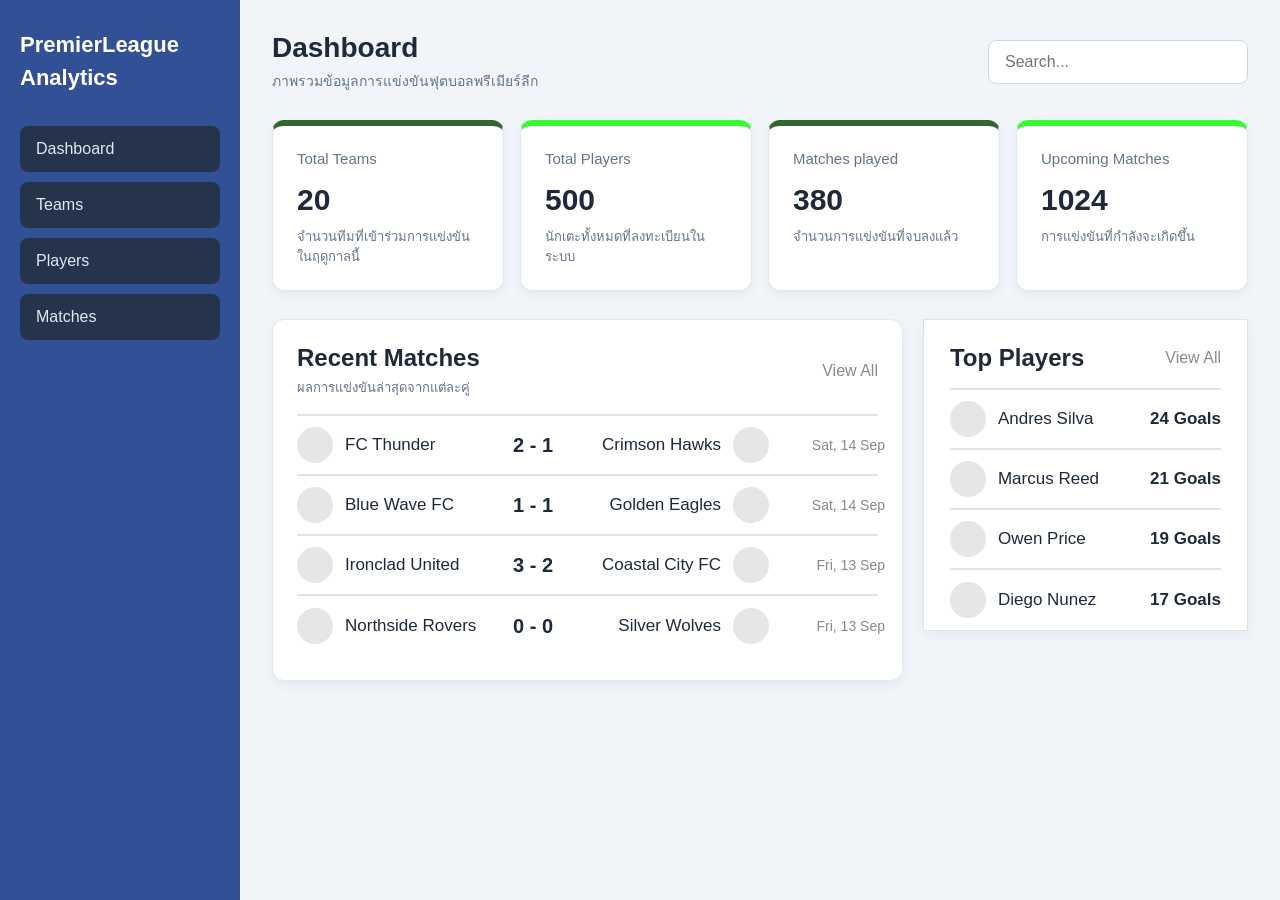
<file: index.html>
<!DOCTYPE html>
<html lang="th">
<head>
    <meta charset="UTF-8">
    <meta name="viewport" content="width=device-width, initial-scale=1.0">
    <title>PremierLeague Analytics</title>
    <link rel="stylesheet" href="style.css">
</head>
<body>
    <aside class="sidebar">
        <h2>PremierLeague Analytics</h2>
        <ul>
            <li><a href="#">Dashboard</a></li>
            <li><a href="#">Teams</a></li>
            <li><a href="#">Players</a></li>
            <li><a href="#">Matches</a></li>
        </ul>
    </aside>

    <main> 
        <header class="topbar">
            <div>
                <h1>Dashboard</h1>
                <p class="page-description">ภาพรวมข้อมูลการแข่งขันฟุตบอลพรีเมียร์ลีก</p>
            </div>
            <input type="text" placeholder="Search...">
        </header>

        <section class="content">
            <article class="card">
                <h2>Total Teams</h2>
                <p class="card-value">20</p>
                <p class="card-description">จำนวนทีมที่เข้าร่วมการแข่งขันในฤดูกาลนี้</p>
            </article>
            <article class="card">
                <h2>Total Players</h2>
                <p class="card-value">500</p>
                <p class="card-description">นักเตะทั้งหมดที่ลงทะเบียนในระบบ</p>
            </article>
            <article class="card">
                <h2>Matches played</h2>
                <p class="card-value">380</p>
                <p class="card-description">จำนวนการแข่งขันที่จบลงแล้ว</p>
            </article>
            <article class="card">
                <h2>Upcoming Matches</h2>
                <p class="card-value">1024</p>
                <p class="card-description">การแข่งขันที่กำลังจะเกิดขึ้น</p>
            </article>
        </section>

       
       
        <div class="dashboard-lower">
        <section class="recent-matches">
            <div class="matches-heading">
                <div>
                    <h2>Recent Matches</h2>
                    <p>ผลการแข่งขันล่าสุดจากแต่ละคู่</p>
                </div>
                <a href="#">View All</a>
            </div>
            <article class="match-row">
                <div class="team"><span class="team-logo"></span><span>FC Thunder</span></div>
                <strong>2 - 1</strong>
                <div class="team team-away"><span>Crimson Hawks</span><span class="team-logo"></span></div>
                <time datetime="2024-09-14">Sat, 14 Sep</time>
            </article>
            <article class="match-row">
                <div class="team"><span class="team-logo"></span><span>Blue Wave FC</span></div>
                <strong>1 - 1</strong>
                <div class="team team-away"><span>Golden Eagles</span><span class="team-logo"></span></div>
                <time datetime="2024-09-14">Sat, 14 Sep</time>
            </article>
            <article class="match-row">
                <div class="team"><span class="team-logo"></span><span>Ironclad United</span></div>
                <strong>3 - 2</strong>
                <div class="team team-away"><span>Coastal City FC</span><span class="team-logo"></span></div>
                <time datetime="2024-09-13">Fri, 13 Sep</time>
            </article>
            <article class="match-row">
                <div class="team"><span class="team-logo"></span><span>Northside Rovers</span></div>
                <strong>0 - 0</strong>
                <div class="team team-away"><span>Silver Wolves</span><span class="team-logo"></span></div>
                <time datetime="2024-09-13">Fri, 13 Sep</time>
            </article>
        </section>


        <section class="top-players">
            <div class="players-heading">
                <h2>Top Players</h2>
                <a href="#">View All</a>
            </div>
            <article class="player-row">
                <div class="player-name"><span class="player-avatar"></span><span>Andres Silva</span></div>
                <strong>24 Goals</strong>
            </article>
            <article class="player-row">
                <div class="player-name"><span class="player-avatar"></span><span>Marcus Reed</span></div>
                <strong>21 Goals</strong>
            </article>
            <article class="player-row">
                <div class="player-name"><span class="player-avatar"></span><span>Owen Price</span></div>
                <strong>19 Goals</strong>
            </article>
            <article class="player-row">
                <div class="player-name"><span class="player-avatar"></span><span>Diego Nunez</span></div>
                <strong>17 Goals</strong>
            </article>
        </section>
        </div>
    </main>
</body>
</html>
</file>
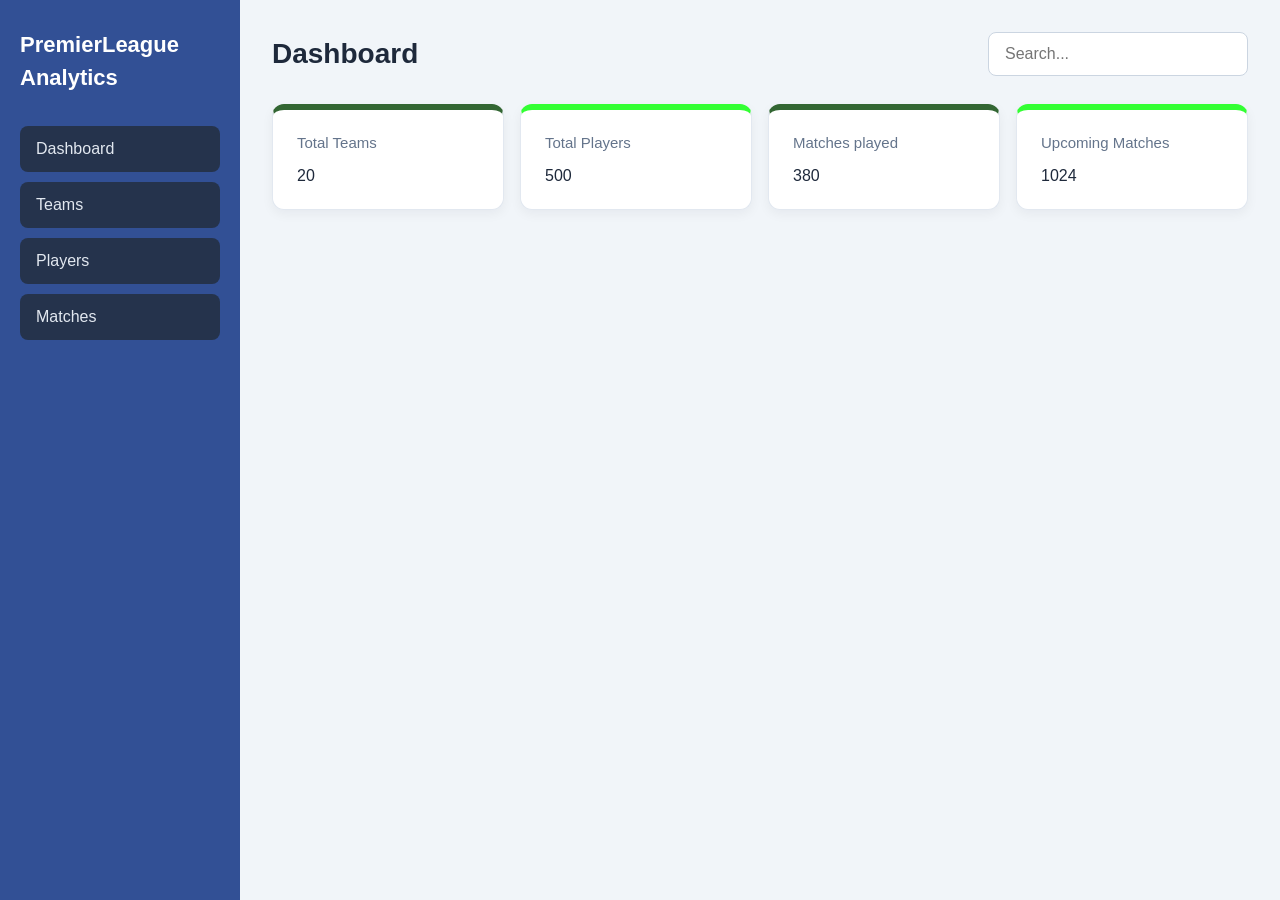
<file: home.html>
<!DOCTYPE html>
<html lang="th">
<head>
    <meta charset="UTF-8">
    <meta name="viewport" content="width=device-width, initial-scale=1.0">
    <title>หน้าเปล่า</title>
    <link rel="stylesheet" href="style.css">
</head>
<body>
    <aside class="sidebar">
        <h2>PremierLeague Analytics</h2>
        <ul>
            <li><a href="#">Dashboard</a></li>
            <li><a href="#">Teams</a></li>
            <li><a href="#">Players</a></li>
            <li><a href="#">Matches</a></li>
        </ul>
    </aside>

    <main> 
        <header class="topbar">
            <h1>Dashboard</h1>
            <input type="text" placeholder="Search...">
        </header>

        <section class="content">
            <article class="card"><h2>Total Teams</h2><p>20</p></article>
            <article class="card"><h2>Total Players</h2><p>500</p></article>
            <article class="card"><h2> Matches played</h2><p>380</p></article>
            <article class="card"><h2>Upcoming Matches</h2><p>1024</p></article>
        </section>
    </main>
</body>
</html>
</file>
<file: style.css>
* {
    box-sizing: border-box;
}

body {
    margin: 0;
    min-height: 100vh;
    display: flex;
    font-family: Arial, sans-serif;
    color: #1e293b;
    background: #f1f5f9;
}

.sidebar {
    width: 240px;
    flex-shrink: 0;
    padding: 28px 20px;
    background: #325095;
    color: white;
}

.sidebar h2 {
    margin: 0 0 32px;
    font-size: 22px;
    line-height: 1.5;
}

.sidebar ul {
    list-style: none;
    padding: 0;
    margin: 0;
    display: grid;
    gap: 10px;
}

.sidebar a {
    display: block;
    padding: 14px 16px;
    border-radius: 8px;
    color: #e2e8f0;
    text-decoration: none;
    background: #25334c;
}

.sidebar a:hover,
.sidebar a:focus-visible {
    background: #374969;
}

main {
    flex: 1;
    min-width: 0;
    padding: 32px;
}

.topbar {
    display: flex;
    justify-content: space-between;
    align-items: center;
    gap: 20px;
    margin-bottom: 28px;
}

.topbar h1 {
    margin: 0;
    font-size: 28px;
}

.page-description {
    margin: 6px 0 0;
    color: #64748b;
    font-size: 14px;
}

.topbar input {
    width: 260px;
    max-width: 100%;
    padding: 12px 16px;
    border: 1px solid #cbd5e1;
    border-radius: 8px;
    font: inherit;
}

.content {
    display: grid;
    grid-template-columns: repeat(4, minmax(0, 1fr));
    gap: 16px;
}

.card {
    padding: 24px;
    background: white;
    border: 1px solid #e2e8f0;
    border-top: 6px solid #336633;
    border-radius: 12px;
    box-shadow: 0 4px 12px rgb(15 23 42 / 5%);
}

.card:nth-child(2) { border-top-color: #33FF33; }
.card:nth-child(3) { border-top-color: #336633; }
.card:nth-child(4) { border-top-color: #33FF33; }

.card h2 {
    margin: 0 0 16px;
    color: #64748b;
    font-size: 15px;
    font-weight: 300;
}

.card p {
    margin: 0;
}

.card-value {
    font-size: 30px;
    font-weight: 700;
}

.card-description {
    margin-top: 10px !important;
    color: #64748b;
    font-size: 13px;
    line-height: 1.5;
}

.dashboard-lower {
    display: grid;
    grid-template-columns: minmax(0, 1.65fr) minmax(280px, 0.85fr);
    align-items: start;
    gap: 20px;
    margin-top: 28px;
}

.recent-matches {
    margin-top: 0;
    padding: 24px;
    background: white;
    border: 1px solid #e2e8f0;
    border-radius: 12px;
    box-shadow: 0 4px 12px rgb(15 23 42 / 5%);
}

.matches-heading {
    display: flex;
    align-items: center;
    justify-content: space-between;
    padding-bottom: 16px;
    border-bottom: 2px solid #e2e2e2;
}

.matches-heading h2 {
    margin: 0;
    font-size: 24px;
}

.matches-heading p {
    margin: 5px 0 0;
    color: #64748b;
    font-size: 13px;
}

.matches-heading a {
    color: #8a8a8a;
    text-decoration: none;
}

.match-row {
    display: grid;
    grid-template-columns: minmax(180px, 1fr) 80px minmax(180px, 1fr) 100px;
    align-items: center;
    gap: 16px;
    min-height: 60px;
    border-bottom: 2px solid #e2e2e2;
}

.match-row:last-child {
    border-bottom: 0;
}

.team {
    display: flex;
    align-items: center;
    gap: 12px;
    min-width: 0;
    font-size: 17px;
}

.team-away {
    justify-content: flex-end;
    text-align: right;
}

.team-logo {
    width: 36px;
    height: 36px;
    flex: 0 0 36px;
    border-radius: 50%;
    background: #e6e6e6;
}

.match-row strong {
    text-align: center;
    font-size: 20px;
}

.match-row time {
    color: #888;
    font-size: 14px;
    text-align: right;
}

.top-players {
    margin-top: 0;
    padding: 24px 26px 0;
    background: white;
    border: 1px solid #e2e2e2;
    box-shadow: 0 4px 12px rgb(15 23 42 / 5%);
}

.players-heading {
    display: flex;
    align-items: center;
    justify-content: space-between;
    padding-bottom: 16px;
    border-bottom: 2px solid #e2e2e2;
}

.players-heading h2 {
    margin: 0;
    font-size: 24px;
}

.players-heading a {
    color: #8a8a8a;
    text-decoration: none;
}

.player-row {
    display: flex;
    align-items: center;
    justify-content: space-between;
    gap: 16px;
    min-height: 60px;
    border-bottom: 2px solid #e2e2e2;
}

.player-row:last-child {
    border-bottom: 0;
}

.player-name {
    display: flex;
    align-items: center;
    gap: 12px;
    font-size: 17px;
}

.player-avatar {
    width: 36px;
    height: 36px;
    flex: 0 0 36px;
    border-radius: 50%;
    background: #e6e6e6;
}

.player-row strong {
    font-size: 17px;
}
@media (max-width: 640px) {
    body { flex-direction: column; }
    .sidebar { width: 100%; padding: 20px; }
    .sidebar h2 { margin-bottom: 16px; }
    .sidebar ul { grid-template-columns: repeat(2, 1fr); }
    main { padding: 20px; }
    .topbar { align-items: stretch; flex-direction: column; }
    .topbar input { width: 100%; }
    .content { grid-template-columns: repeat(2, minmax(0, 1fr)); }
    .dashboard-lower { grid-template-columns: 1fr; }
    .recent-matches { padding: 16px; overflow-x: auto; }
    .match-row { min-width: 680px; }
    .top-players { max-width: none; padding: 20px 16px 0; }
}

@media (max-width: 420px) {
    .content { grid-template-columns: 1fr; }
}
</file>
